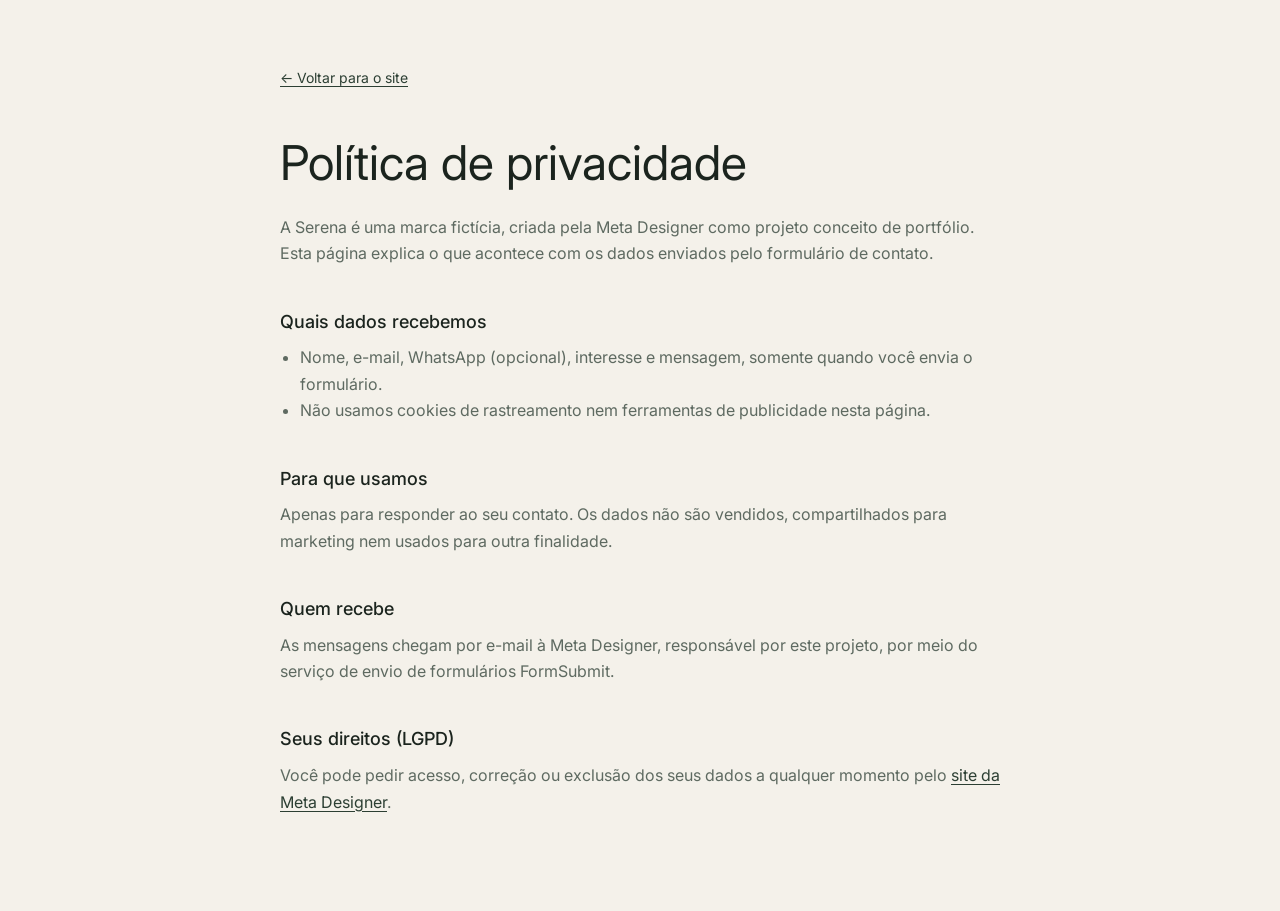
<file: privacidade.html>
<!doctype html>
<html lang="pt-BR">
<head>
  <meta charset="utf-8">
  <meta name="viewport" content="width=device-width, initial-scale=1">
  <title>Política de privacidade · Serena</title>
  <meta name="description" content="Como o projeto conceito Serena trata os dados enviados pelo formulário de contato.">
  <meta name="robots" content="noindex">
  <link rel="preconnect" href="https://fonts.googleapis.com">
  <link rel="preconnect" href="https://fonts.gstatic.com" crossorigin>
  <link href="https://fonts.googleapis.com/css2?family=Inter:wght@300;400;500;600&display=swap" rel="stylesheet">
  <style>
    :root { --musgo:#2C3F33; --creme:#F4F1EA; --tinta:#1B241E; --medio:#5E6A61; }
    * { box-sizing: border-box; margin: 0; }
    body { font-family: Inter, system-ui, sans-serif; background: var(--creme); color: var(--tinta); line-height: 1.65; padding: 64px 20px 96px; }
    main { max-width: 720px; margin: 0 auto; }
    a { color: var(--musgo); text-underline-offset: 3px; }
    .voltar { display: inline-block; font-size: 14px; margin-bottom: 48px; }
    h1 { font-weight: 400; font-size: clamp(32px, 5vw, 48px); line-height: 1.1; margin-bottom: 24px; }
    h2 { font-weight: 500; font-size: 18px; margin: 40px 0 8px; }
    p, li { color: var(--medio); }
    ul { padding-left: 20px; }
  </style>
</head>
<body>
<main>
  <a class="voltar" href="./">← Voltar para o site</a>
  <h1>Política de privacidade</h1>
  <p>A Serena é uma marca fictícia, criada pela Meta Designer como projeto conceito de portfólio. Esta página explica o que acontece com os dados enviados pelo formulário de contato.</p>

  <h2>Quais dados recebemos</h2>
  <ul>
    <li>Nome, e-mail, WhatsApp (opcional), interesse e mensagem, somente quando você envia o formulário.</li>
    <li>Não usamos cookies de rastreamento nem ferramentas de publicidade nesta página.</li>
  </ul>

  <h2>Para que usamos</h2>
  <p>Apenas para responder ao seu contato. Os dados não são vendidos, compartilhados para marketing nem usados para outra finalidade.</p>

  <h2>Quem recebe</h2>
  <p>As mensagens chegam por e-mail à Meta Designer, responsável por este projeto, por meio do serviço de envio de formulários FormSubmit.</p>

  <h2>Seus direitos (LGPD)</h2>
  <p>Você pode pedir acesso, correção ou exclusão dos seus dados a qualquer momento pelo <a href="https://metadesigner.site/" target="_blank" rel="noopener">site da Meta Designer</a>.</p>
</main>
</body>
</html>
</file>
